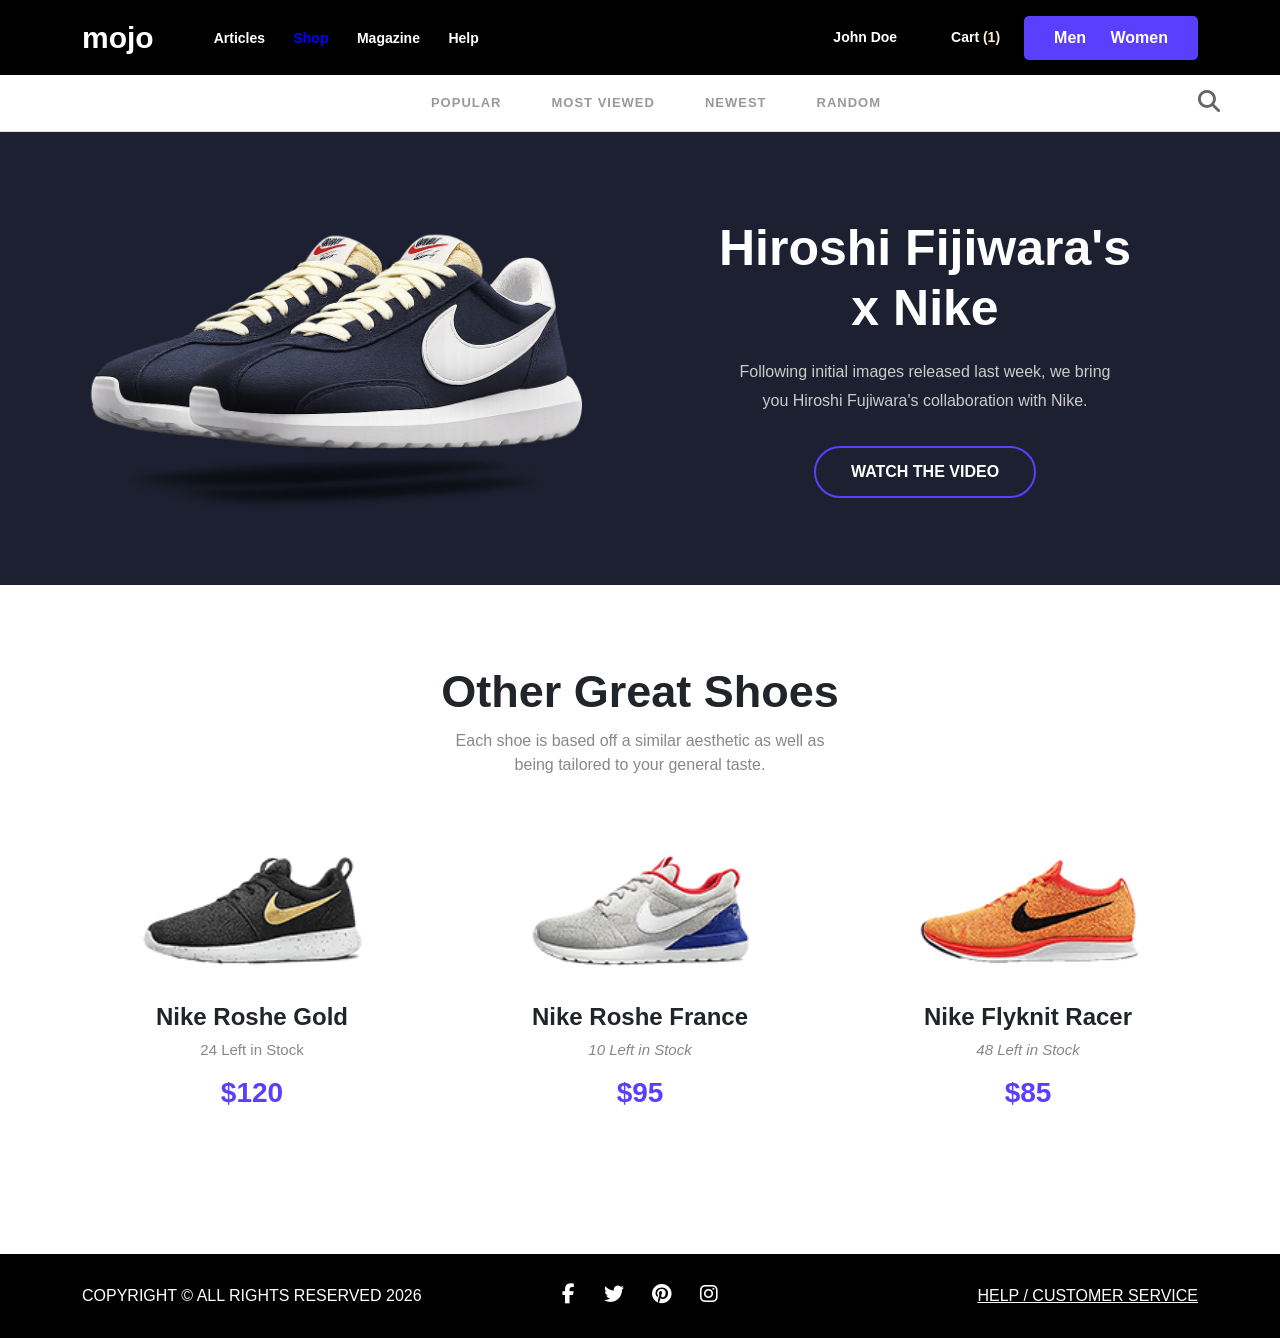
<file: MEDIA QUERY EXAM/index.html>
<!DOCTYPE html>
<html lang="en">
<head>
  <meta charset="UTF-8" />
  <meta name="viewport" content="width=device-width, initial-scale=1.0"/>

  <title>Online Shoes Store</title>

  <!-- Bootstrap -->
  <link href="https://cdn.jsdelivr.net/npm/bootstrap@5.3.3/dist/css/bootstrap.min.css" rel="stylesheet">

  <!-- Font Awesome -->
  <link rel="stylesheet" href="https://cdnjs.cloudflare.com/ajax/libs/font-awesome/6.5.2/css/all.min.css"/>

  <!-- CSS -->
  <link rel="stylesheet" href="./assets/css/style.css">

  <!-- Responsive CSS -->
  <link rel="stylesheet" href="./assets/css/media.css">
</head>

<body>

  <!-- ================= NAVBAR ================= -->

  <div class="top-navbar">
    <div class="container d-flex justify-content-between align-items-center flex-wrap">

      <div class="d-flex align-items-center">

        <a href="#" class="brand">mojo</a>

        <div class="nav-links ms-5">
          <a href="#">Articles</a>
          <a href="#" style="color: blue;">Shop</a>
          <a href="#">Magazine</a>
          <a href="#">Help</a>
        </div>

      </div>

      <div class="d-flex align-items-center gap-4 flex-wrap">

        <div class="right-menu">
          <span style="margin-right: 50px;">John Doe</span> Cart  <span style="color: blanchedalmond;">(1)</span>
        </div>

        <div class="gender-tabs">
          <span>Men</span>
          <span>Women</span>
        </div>

      </div>

    </div>
  </div>

  <!-- ================= CATEGORY MENU ================= -->

  <div class="category-menu position-relative">

    <ul>
      <li>POPULAR</li>
      <li>MOST VIEWED</li>
      <li>NEWEST</li>
      <li>RANDOM</li>
    </ul>

    <i class="fa-solid fa-magnifying-glass search-icon"></i>

  </div>

  <!-- ================= HERO SECTION ================= -->

  <section class="hero">

    <div class="container">

      <div class="row align-items-center">

        <div class="col-lg-6">
          <img src="./assets/images/hero-shoes.png" alt="hero-shoes" style="transform: scale(1.5);">
        </div>

        <div class="col-lg-6 hero-content" style="display: flex; flex-direction: column; align-items: center;">

          <h1 style="text-align: center;">
            Hiroshi Fijiwara's <br>
            <span style="text-align: center;">x Nike</span> 
          </h1>

          <p style="text-align: center;">
            Following initial images released last week,
            we bring <br> you Hiroshi Fujiwara's collaboration
            with Nike.
          </p>

          <a href="#" class="hero-btn">
            WATCH THE VIDEO
          </a>

        </div>

      </div>

    </div>

  </section>

  <!-- ================= PRODUCTS ================= -->

  <section class="products">

    <div class="container">

      <h2>Other Great Shoes</h2>

      <p>
        Each shoe is based off a similar aesthetic as well as <br>
        being tailored to your general taste.
      </p>

      <div class="row g-5">

        <!-- CARD 1 -->

        <div class="col-md-4">

          <div class="shoe-card">

            <img src="./assets/images/shoes1.png" alt="shoes1">

            <h4>Nike Roshe Gold</h4>

            <div class="stock">24 Left in Stock</div>

            <div class="price">$120</div>

          </div>

        </div>

        <!-- CARD 2 -->

        <div class="col-md-4">

          <div class="shoe-card">

            <img src="./assets/images/shoes2.png" alt="shoes2">

            <h4>Nike Roshe France</h4>

            <div class="stock" style="font-style: italic;">10 Left in Stock</div>

            <div class="price">$95</div>

          </div>

        </div>

        <!-- CARD 3 -->

        <div class="col-md-4">

          <div class="shoe-card">

            <img src="./assets/images/shoes3.png" alt="shoes3">

            <h4>Nike Flyknit Racer</h4>

            <div class="stock" style="font-style: italic;">48 Left in Stock</div>

            <div class="price">$85</div>

          </div>

        </div>

      </div>

    </div>

  </section>

  <!-- ================= FOOTER ================= -->

  <footer>

    <div class="container">

      <div class="row align-items-center text-center text-lg-start">

        <div class="col-lg-4 mb-3 mb-lg-0">
          COPYRIGHT © ALL RIGHTS RESERVED 2026
        </div>

        <div class="col-lg-4 text-center footer-icons mb-3 mb-lg-0">

          <i class="fa-brands fa-facebook-f"></i>
          <i class="fa-brands fa-twitter"></i>
          <i class="fa-brands fa-pinterest"></i>
          <i class="fa-brands fa-instagram"></i>

        </div>

        <div class="col-lg-4 text-lg-end" style="text-decoration: underline;">
          HELP / CUSTOMER SERVICE
        </div>

      </div>

    </div>

  </footer>

</body>
</html>
</file>
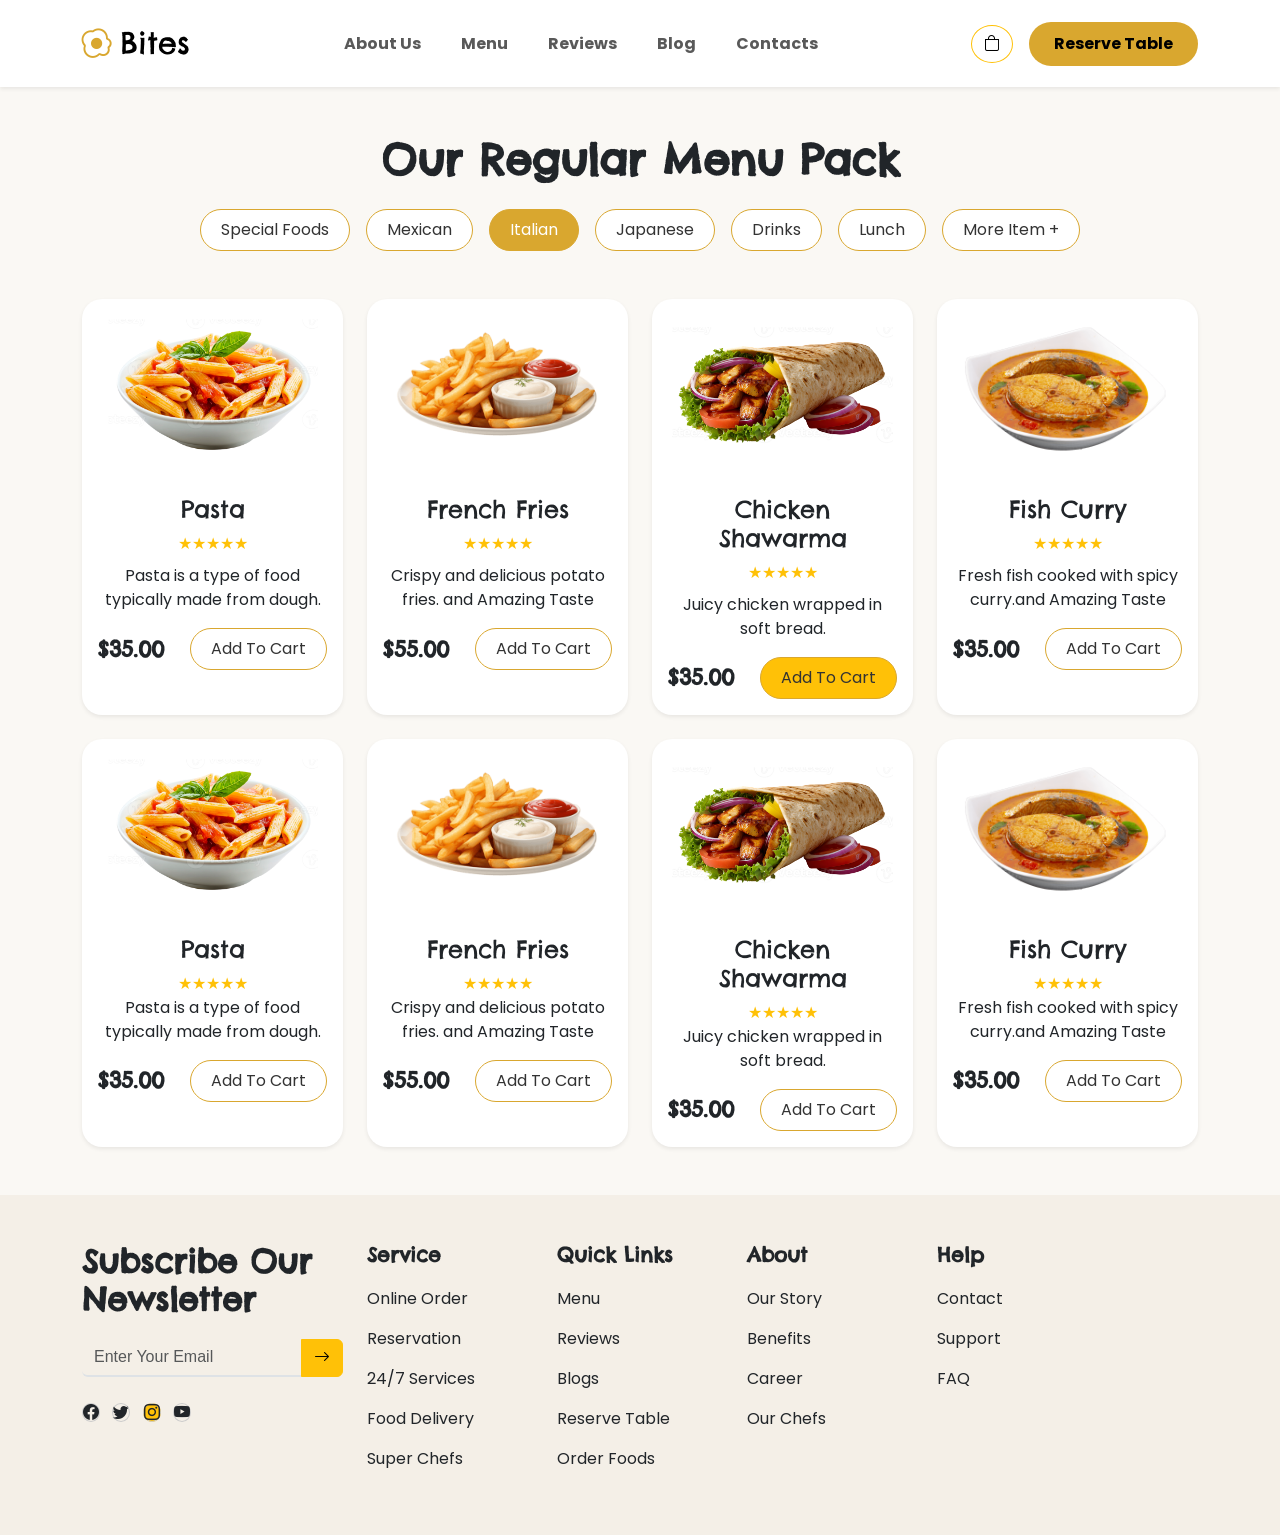
<file: BOOTSTRAP/Bootstrap-Final-Exam/index.html>
<!DOCTYPE html>
<html lang="en">

<head>
    <meta charset="UTF-8">
    <meta name="viewport" content="width=device-width, initial-scale=1.0">

    <title>Bites Food Menu</title>

    <link rel="preconnect" href="https://fonts.googleapis.com">
    <link rel="preconnect" href="https://fonts.gstatic.com" crossorigin>
    <link
        href="https://fonts.googleapis.com/css2?family=Chelsea+Market&family=Poppins:ital,wght@0,100;0,200;0,300;0,400;0,500;0,600;0,700;0,800;0,900;1,100;1,200;1,300;1,400;1,500;1,600;1,700;1,800;1,900&display=swap"
        rel="stylesheet">
    <link href="https://cdn.jsdelivr.net/npm/bootstrap@5.3.3/dist/css/bootstrap.min.css" rel="stylesheet">
    <link rel="stylesheet" href="https://cdn.jsdelivr.net/npm/bootstrap-icons@1.11.3/font/bootstrap-icons.min.css">

    <style>
        body {
            background: #faf8f4;
            font-family: sans-serif;
        }

        .navbar-brand {
            font-size: 30px;
            font-weight: 700;
        }

        .fnt {
            font-family: "Poppins", sans-serif;
            font-style: normal;
        }

        .chelsea-market-regular {
            font-family: "Chelsea Market", system-ui;
            font-weight: 400;
            font-style: normal;
        }

        .logo-icon {
            color: #d9a72f;
        }

        .main-btn {
            background: #d9a72f;
            border: none;
            color: #fff;
            border-radius: 30px;
            padding: 10px 25px;
        }

        .main-btn:hover {
            background: #c69522;
        }

        .section-title {
            font-size: 42px;
            font-weight: 700;
        }

        .filter-btn {
            border: 1px solid #d9a72f;
            color: #333;
            border-radius: 50px;
            padding: 8px 20px;
            background: white;
        }

        .active-btn {
            background: #d9a72f;
            color: white;
        }

        .food-card {
            border: none;
            border-radius: 20px;
            overflow: hidden;
            transition: .4s;
        }

        .food-card:hover {
            transform: translateY(-8px);
        }

        .food-card img {
            height: 180px;
            object-fit: contain;
            padding: 20px;
        }

        .rating {
            color: #ffc107;
        }

        .price {
            font-size: 22px;
            font-weight: bold;
        }

        .cart-btn {
            border-radius: 30px;
        }

        .footer {
            background: #f4efe7;
        }

        .footer h5 {
            font-weight: 700;
            margin-bottom: 20px;
        }

        .social i {
            width: 40px;
            height: 40px;
            line-height: 40px;
            border: 1px solid #ccc;
            border-radius: 50%;
            text-align: center;
            margin-right: 8px;
            cursor: pointer;
        }

        .card h4,
        span {
            font-family: "Chelsea Market", system-ui;
            font-weight: 400;
            font-style: normal;
        }

        .card p,
        button {
            font-family: "Poppins", sans-serif;
            font-style: normal;
        }

        footer p {
            font-family: "Poppins", sans-serif;
            font-style: normal;
        }
    </style>

</head>

<body>

    <!-- NAVBAR -->

    <nav class="navbar navbar-expand-lg bg-white py-3 shadow-sm">
        <div class="container">

            <a href="#" class="navbar-brand">
                <i class="bi bi-egg-fried logo-icon"></i>
                <span class="chelsea-market-regular">Bites</span>
            </a>

            <button class="navbar-toggler" data-bs-toggle="collapse" data-bs-target="#menu">
                <span class="navbar-toggler-icon"></span>
            </button>

            <div class="fnt collapse navbar-collapse gap-3" id="menu">

                <ul class="navbar-nav mx-auto gap-4">
                    <li class="nav-item"><a href="#" class="nav-link fw-bold">About Us</a></li>
                    <li class="nav-item"><a href="#" class="nav-link fw-bold"">Menu</a></li>
                    <li class=" nav-item"><a href="#" class="nav-link fw-bold"">Reviews</a></li>
                    <li class=" nav-item"><a href="#" class="nav-link fw-bold"">Blog</a></li>
                    <li class=" nav-item"><a href="#" class="nav-link fw-bold"">Contacts</a></li>
                </ul>

                <div class=" d-flex align-items-center gap-3">

                                        <button class="btn btn-outline-warning rounded-circle">
                                            <i class="bi bi-bag" style="color: black;"></i>
                                        </button>

                                        <button class="main-btn fw-bold" style="color: black;">
                                            Reserve Table
                                        </button>

            </div>

        </div>

        </div>
    </nav>

    <!-- TITLE -->

    <section class="py-5">
        <div class="container text-center">

            <h1 class="section-title mb-4 chelsea-market-regular">
                Our Regular Menu Pack
            </h1>

            <div class="d-flex flex-wrap justify-content-center gap-3 mb-5 fnt">

                <button class="filter-btn">Special Foods</button>
                <button class="filter-btn">Mexican</button>
                <button class="filter-btn active-btn">Italian</button>
                <button class="filter-btn">Japanese</button>
                <button class="filter-btn">Drinks</button>
                <button class="filter-btn">Lunch</button>
                <button class="filter-btn">More Item +</button>

            </div>

            <!-- MENU GRID -->

            <div class="row g-4">

                <!-- CARD 1 -->

                <div class="col-lg-3 col-md-6">
                    <div class="card food-card shadow-sm h-100">

                        <img src="./assets/images/pasta.webp" alt="">

                        <div class="card-body">

                            <h4>Pasta</h4>

                            <div class="rating mb-2">
                                ★★★★★
                            </div>

                            <p>
                                Pasta is a type of food typically made from dough.
                            </p>

                            <div class="d-flex justify-content-between align-items-center">

                                <span class="price">$35.00</span>

                                <button class="filter-btn">
                                    Add To Cart
                                </button>

                            </div>

                        </div>
                    </div>
                </div>

                <!-- CARD 2 -->

                <div class="col-lg-3 col-md-6">
                    <div class="card food-card shadow-sm h-100">

                        <img src="./assets/images/french.webp">

                        <div class="card-body">

                            <h4>French Fries</h4>

                            <div class="rating mb-2">
                                ★★★★★
                            </div>

                            <p>
                                Crispy and delicious potato fries. and Amazing Taste
                            </p>

                            <div class="d-flex justify-content-between align-items-center">

                                <span class="price">$55.00</span>

                                <button class="filter-btn">
                                    Add To Cart
                                </button>

                            </div>

                        </div>
                    </div>
                </div>

                <!-- CARD 3 -->

                <div class="col-lg-3 col-md-6">
                    <div class="card food-card shadow-sm h-100">

                        <img src="./assets/images/chicken.webp">

                        <div class="card-body">

                            <h4>Chicken Shawarma</h4>

                            <div class="rating mb-2">
                                ★★★★★
                            </div>

                            <p>
                                Juicy chicken wrapped in soft bread.
                            </p>

                            <div class="d-flex justify-content-between align-items-center">

                                <span class="price">$35.00</span>

                                <button class="filter-btn bg-warning">
                                    Add To Cart
                                </button>

                            </div>

                        </div>
                    </div>
                </div>

                <!-- CARD 4 -->

                <div class="col-lg-3 col-md-6">
                    <div class="card food-card shadow-sm h-100">

                        <img src="./assets/images/fish.png">

                        <div class="card-body">

                            <h4>Fish Curry</h4>

                            <div class="rating mb-2">
                                ★★★★★
                            </div>

                            <p>
                                Fresh fish cooked with spicy curry.and Amazing Taste
                            </p>

                            <div class="d-flex justify-content-between align-items-center">

                                <span class="price">$35.00</span>

                                <button class="filter-btn">
                                    Add To Cart
                                </button>

                            </div>

                        </div>
                    </div>
                </div>

                <!-- SECOND ROW -->

                <div class="col-lg-3 col-md-6">
                    <div class="card food-card shadow-sm h-100">

                        <img src="./assets/images/pasta.webp">

                        <div class="card-body">

                            <h4>Pasta</h4>

                            <div class="rating">★★★★★</div>

                            <p>Pasta is a type of food typically made from dough.</p>

                            <div class="d-flex justify-content-between align-items-center">
                                <span class="price">$35.00</span>
                                <button class="filter-btn">Add To Cart</button>
                            </div>

                        </div>
                    </div>
                </div>

                <div class="col-lg-3 col-md-6">
                    <div class="card food-card shadow-sm h-100">

                        <img src="./assets/images/french.webp">

                        <div class="card-body">

                            <h4>French Fries</h4>

                            <div class="rating">★★★★★</div>

                            <p>Crispy and delicious potato fries. and Amazing Taste</p>

                            <div class="d-flex justify-content-between align-items-center">
                                <span class="price">$55.00</span>
                                <button class="filter-btn">Add To Cart</button>
                            </div>

                        </div>
                    </div>
                </div>

                <div class="col-lg-3 col-md-6">
                    <div class="card food-card shadow-sm h-100">

                        <img src="./assets/images/chicken.webp">

                        <div class="card-body">

                            <h4>Chicken Shawarma</h4>

                            <div class="rating">★★★★★</div>

                            <p>Juicy chicken wrapped in soft bread.</p>

                            <div class="d-flex justify-content-between align-items-center">
                                <span class="price">$35.00</span>
                                <button class="filter-btn">Add To Cart</button>
                            </div>

                        </div>
                    </div>
                </div>

                <div class="col-lg-3 col-md-6">
                    <div class="card food-card shadow-sm h-100">

                        <img src="./assets/images/fish.png">

                        <div class="card-body">

                            <h4>Fish Curry</h4>

                            <div class="rating">★★★★★</div>

                            <p>Fresh fish cooked with spicy curry.and Amazing Taste</p>

                            <div class="d-flex justify-content-between align-items-center">
                                <span class="price">$35.00</span>
                                <button class="filter-btn">Add To Cart</button>
                            </div>

                        </div>
                    </div>
                </div>

            </div>

        </div>
    </section>

    <!-- FOOTER -->

    <footer class="footer py-5">
        <div class="container">

            <div class="row gy-4">

                <div class="col-lg-3">

                    <h5 class="chelsea-market-regular fs-2">Subscribe Our Newsletter</h5>

                    <div class="input-group mb-3 bg-transparent">

                        <input type="email" class=" bg-transparent form-control border-2 border-start-0 border-end-0 border-top-0" placeholder="Enter Your Email">

                        <button class="btn btn-warning">
                            <i class="bi bi-arrow-right"></i>
                        </button>

                    </div>

                    <div class="social">

                        <i class="bi bi-facebook"></i>
                        <i class="bi bi-twitter"></i>
                        <i class="bi bi-instagram bg-warning"></i>
                        <i class="bi bi-youtube"></i>

                    </div>

                </div>

                <div class="col-lg-2 col-sm-3">
                    <h5 class="chelsea-market-regular">Service</h5>
                    <p>Online Order</p>
                    <p>Reservation</p>
                    <p>24/7 Services</p>
                    <p>Food Delivery</p>
                    <p>Super Chefs</p>
                </div>

                <div class="col-lg-2 col-sm-3">
                    <h5 class="chelsea-market-regular">Quick Links</h5>
                    <p>Menu</p>
                    <p>Reviews</p>
                    <p>Blogs</p>
                    <p>Reserve Table</p>
                    <p>Order Foods</p>
                </div>

                <div class="col-lg-2 col-sm-3">
                    <h5 class="chelsea-market-regular">About</h5>
                    <p>Our Story</p>
                    <p>Benefits</p>
                    <p>Career</p>
                    <p>Our Chefs</p>
                </div>

                <div class="col-lg-2 col-sm-3">
                    <h5 class="chelsea-market-regular">Help</h5>
                    <p>Contact</p>
                    <p>Support</p>
                    <p>FAQ</p>
                </div>

            </div>

        </div>
    </footer>

    <script src="https://cdn.jsdelivr.net/npm/bootstrap@5.3.3/dist/js/bootstrap.bundle.min.js"></script>

</body>

</html>
</file>
<file: MEDIA QUERY EXAM/assets/css/style.css>
*{
    margin: 0;
    padding: 0;
    box-sizing: border-box;
    font-family: Arial, Helvetica, sans-serif;
}

body{
    background: #fff;
}

/* ================= NAVBAR ================= */

.top-navbar{
    background: #000;
    padding: 15px 0;
}

.brand{
    color: #fff;
    font-size: 30px;
    font-weight: bold;
    text-decoration: none;
}

.nav-links a{
    color: #fff;
    text-decoration: none;
    margin: 0 12px;
    font-size: 14px;
    font-weight: 600;
    transition: 0.3s;
}

.nav-links a:hover{
    color: #5b3fff;
}

.right-menu{
    color: #fff;
    font-size: 14px;
    font-weight: 600;
}

.gender-tabs{
    background: #5b3fff;
    padding: 10px 20px;
    border-radius: 5px;
}

.gender-tabs span{
    color: #fff;
    margin: 0 10px;
    font-weight: 600;
    cursor: pointer;
}

/* ================= CATEGORY MENU ================= */

.category-menu{
    padding: 18px 0;
    border-bottom: 1px solid #ddd;
}

.category-menu ul{
    display: flex;
    justify-content: center;
    align-items: center;
    gap: 50px;
    list-style: none;
    margin: 0;
}

.category-menu ul li{
    color: #999;
    font-weight: 700;
    font-size: 13px;
    letter-spacing: 1px;
    cursor: pointer;
}

.search-icon{
    position: absolute;
    right: 60px;
    top: 15px;
    font-size: 22px;
    color: #666;
}

/* ================= HERO SECTION ================= */

.hero{
    background: #1d2030;
    padding: 60px 40px;
    color: #fff;
}

.hero img{
    width: 100%;
    max-width: 500px;
}

.hero-content h1{
    font-size: 50px;
    font-weight: bold;
    margin-bottom: 20px;
}

.hero-content p{
    color: #ccc;
    line-height: 1.8;
    margin-bottom: 30px;
}

.hero-btn{
    border: 2px solid #5b3fff;
    color: #fff;
    padding: 12px 35px;
    border-radius: 30px;
    text-decoration: none;
    font-weight: bold;
    display: inline-block;
    transition: 0.3s;
}

.hero-btn:hover{
    background: #5b3fff;
    color: #fff;
}

/* ================= PRODUCTS ================= */

.products{
    padding: 80px 0;
    text-align: center;
}

.products h2{
    font-size: 45px;
    font-weight: bold;
    margin-bottom: 10px;
}

.products p{
    color: #888;
    margin-bottom: 60px;
}

.shoe-card{
    transition: 0.3s;
}

.shoe-card:hover{
    transform: translateY(-10px);
}

.shoe-card img{
    width: 100%;
    max-width: 220px;
    margin-bottom: 20px;
}

.shoe-card h4{
    font-size: 24px;
    font-weight: bold;
}

.stock{
    color: #888;
    font-size: 15px;
}

.price{
    color: #5b3fff;
    font-size: 28px;
    font-weight: bold;
    margin-top: 10px;
}

/* ================= FOOTER ================= */

footer{
    background: #000;
    color: #fff;
    padding: 30px 0;
    margin-top: 60px;
}

.footer-icons i{
    margin: 0 12px;
    font-size: 20px;
    cursor: pointer;
    transition: 0.3s;
}

.footer-icons i:hover{
    color: #5b3fff;
}
</file>
<file: MEDIA QUERY EXAM/assets/css/media.css>
/* ================= 992px ================= */

@media (max-width: 992px){

    .hero{
        text-align: center;
    }

    .hero-content{
        margin-top: 40px;
    }

    .hero-content h1{
        font-size: 40px;
    }

    .category-menu ul{
        gap: 20px;
        flex-wrap: wrap;
    }
}

/* ================= 768px ================= */

@media (max-width: 768px){

    .nav-links{
        display: none;
    }

    .right-menu{
        display: none;
    }

    .hero{
        padding: 40px 20px;
    }

    .hero-content h1{
        font-size: 32px;
    }

    .products h2{
        font-size: 35px;
    }

    .search-icon{
        display: none;
    }

    .gender-tabs{
        margin-top: 15px;
    }
}

/* ================= 576px ================= */

@media (max-width: 576px){

    .brand{
        font-size: 24px;
    }

    .category-menu ul{
        gap: 10px;
    }

    .category-menu ul li{
        font-size: 11px;
    }

    .hero-content h1{
        font-size: 26px;
    }

    .hero-content p{
        font-size: 14px;
    }

    .hero-btn{
        padding: 10px 20px;
        font-size: 14px;
    }

    .products{
        padding: 50px 0;
    }

    .products h2{
        font-size: 28px;
    }

    .shoe-card h4{
        font-size: 20px;
    }

    .price{
        font-size: 24px;
    }

    footer{
        text-align: center;
    }
}
</file>
